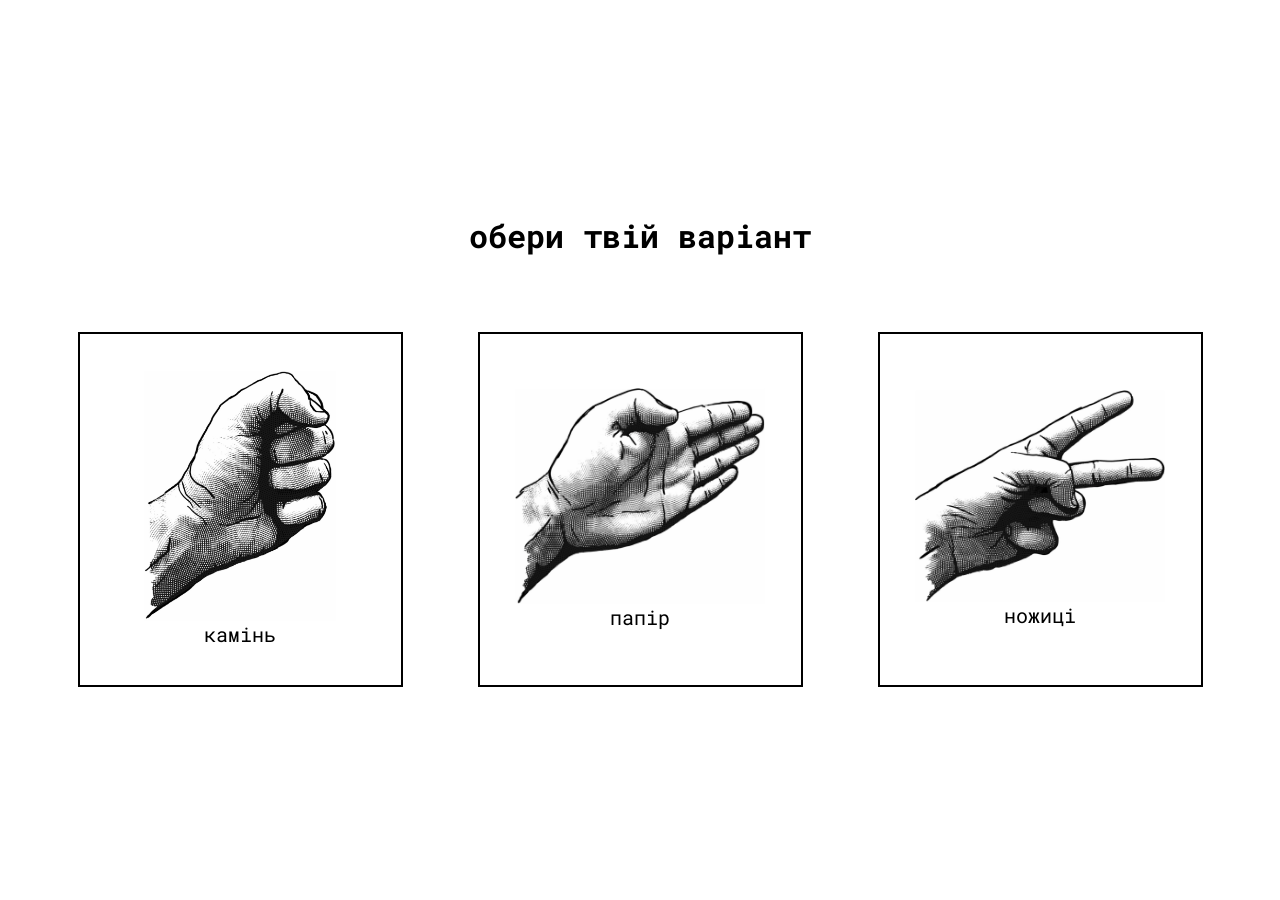
<file: index.html>
<!DOCTYPE html>
<html lang="uk">
  <head>
    <meta charset="UTF-8" />
    <meta
      http-equiv="X-UA-Compatible"
      content="IE=edge"
    />
    <meta
      name="viewport"
      content="width=device-width, initial-scale=1.0"
    />
    <title>Старт К-Н-П JavaScript</title>
    <link
      rel="stylesheet"
      href="./styles.css"
    />
  </head>

  <body>
    <div class="wrapper">
      <h1>обери твій варіант</h1>

      <ul>
        <li class="pick-one">
          <button>
            <img
              src="./images/0.png"
              alt="Rock"
            />
            камінь
          </button>
        </li>

        <li class="pick-one">
          <button>
            <img
              src="./images/1.png"
              alt="Paper"
            />
            папір
          </button>
        </li>

        <li class="pick-one">
          <button>
            <img
              src="./images/2.png"
              alt="Scissors"
            />
            ножиці
          </button>
        </li>
      </ul>
    </div>

    <script src="./app.js"></script>
  </body>
</html>
</file>
<file: styles.css>
@import url('https://fonts.googleapis.com/css2?family=Roboto+Mono:wght@700&display=swap');
* {box-sizing: border-box; margin: 0; padding: 0;}
body {
  min-width: 100vw;
  min-height: 100vh;
  font-family: 'Roboto Mono', monospace;
  display: flex;
  justify-content: center;
  align-items: center;
  overflow: hidden;
}

.wrapper {

}

h1 {
  font-weight: bold;
  font-size: 2rem;
  text-align: center;;
  margin-bottom: 75px;
}

ul {
  list-style-type: none;
  padding: 0;
  margin: 0;
  display: flex;
  gap: 75px;
}

li.pick-one {
  display: flex;
  text-align: center;
}

li.pick-one button {
  background: none;
  border: 2px solid black;
  font-family: 'Roboto Mono', monospace;
  cursor: pointer;
  height: 355px;
  width: 325px;
  font-size: 1.25rem;
  display: flex;
  flex-direction: column;
  justify-content: center;
  align-items: center;
}

li.pick-one button:hover {
  border: 10px solid #FFB800;
}

li.pick-one img {
  max-height: 250px;
  max-width: 250px;
}

/* Сторінка  результату гри */
body.winner.you-win {
  background: url('./images/you-win.svg') left top no-repeat;
  background-size: auto 100%;
}

body.winner.computer-wins {
  background: url('./images/computer-wins.svg') right top no-repeat;
  background-size: auto 100%;
}

body.computer-wins h1.you-win,
body.you-win h1.computer-wins {
  visibility: hidden;
}

body.winner .wrapper {
  display: flex;
  gap: 200px;
  position: relative;
}

body.winner img {
  mix-blend-mode: multiply;
}

.computer-pick img {
  transform: scaleX(-1);
}

.play-again {
  position: absolute;
  left: 50%;
  transform: translateX(-50%);
  bottom: 0;
  font-family: 'Roboto Mono', monospace;
  font-size: 2rem;
  border: 2px solid black;
  background: none;
  padding: 15px 85px;
  cursor: pointer;
}

.play-again:hover {
  background: black;
  color: white;
}
</file>
